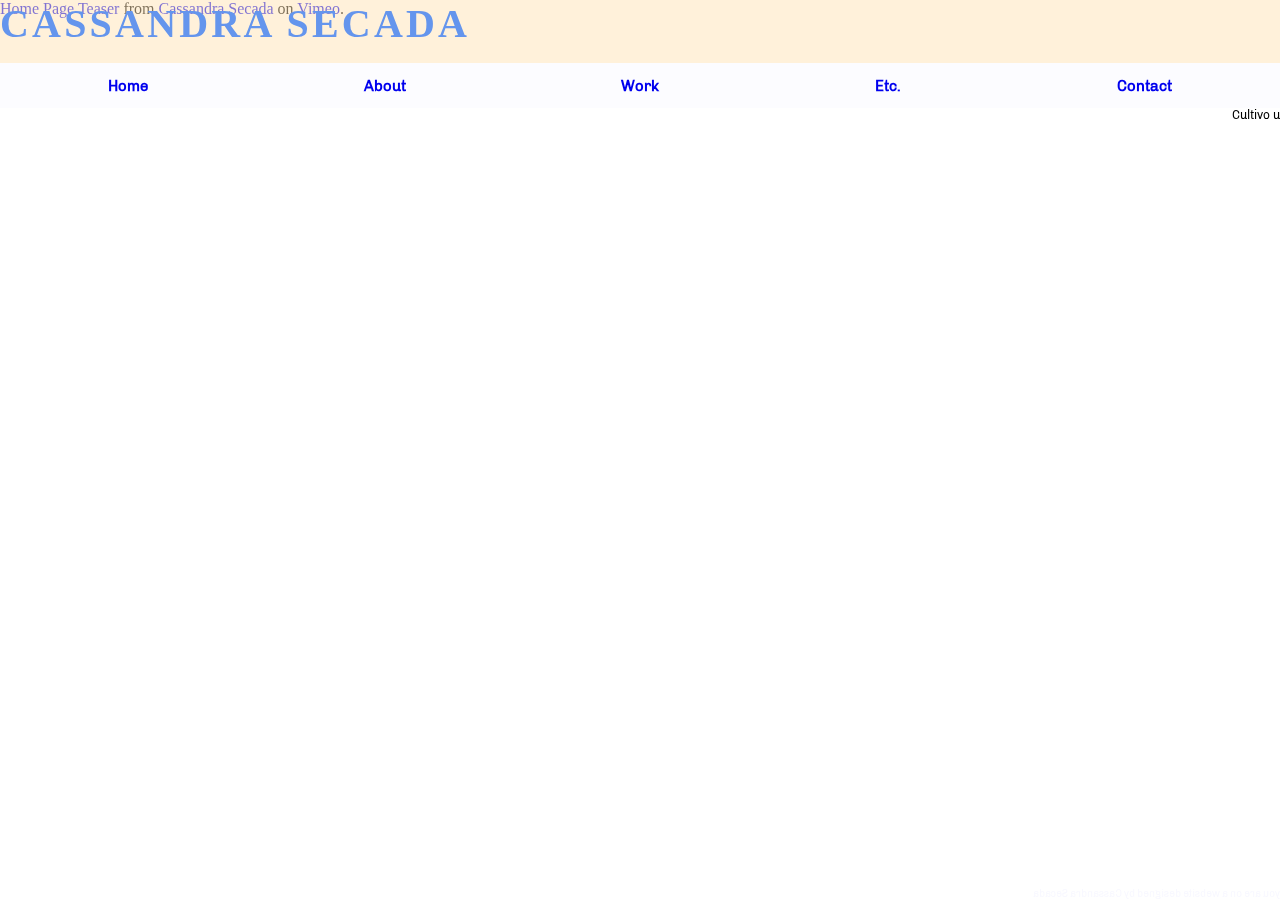
<file: index.html>
<! DOCTYPE html>
<html lang="en">
	<head>
		<meta charset="utf-8">
		<meta name="viewport" content="width=device-width, initial-scale=1.0">
		<title>Portfolio Website</title>
		<link rel="preconnect" href="https://fonts.googleapis.com">
<link rel="preconnect" href="https://fonts.gstatic.com" crossorigin>
<link href="https://fonts.googleapis.com/css2?family=Gelasio&family=My+Soul&family=Suranna&display=swap" rel="stylesheet">
		<link href="indexstyle.css" rel="stylesheet">
	</head>
	
	<body>
		<div class="header">
		<h1 class=h1>CASSANDRA SECADA</h1>
		</div>
		
		<nav>
			<ul class="nav__links">
				<li>
					<a href="index.html" class="index.html"><h2>Home</h2></a>
				</li>
				<li>
					<a href="About.html" class="index.html"><h2>About</h2></a>
				</li>
				<li>
					<a href="Work.html" class="index.html"><h2>Work</h2></a>
				</li>
				<li>
					<a href="Personal.html" class="index.html"><h2>Etc.</h2></a>
				</li>
				<li>
					<a href="Contact.html" class="index.html"><h2>Contact</h2></a>
				</li>
			</ul>
		</nav>

	<div class="banner">
	<marquee>Cultivo una rosa blanca
en junio como enero
para el amigo sincero
que me da su mano franca.
Y para el cruel que me arranca
el corazón con que vivo,
cardo ni ortiga cultivo;
cultivo la rosa blanca. - José Martí</marquee>
</div>

<div class="signature">
	<p>you are on a website designed by Cassandra Secada</p>
</div>

<div class="stamp">
	<p>clip from "Double Yolk", short film by Cassandra Secada, 2021</p>
</div>

<div class="vimeo-wrapper">
	<iframe src="https://player.vimeo.com/video/707434061?h=de96ce25a6&autoplay=1&loop=1&title=0&byline=0&portrait=0" width="640" height="360" frameborder="0" allow="autoplay; fullscreen; picture-in-picture" allowfullscreen></iframe>
<p><a href="https://vimeo.com/707434061">Home Page Teaser</a> from <a href="https://vimeo.com/user48306962">Cassandra Secada</a> on <a href="https://vimeo.com">Vimeo</a>.</p>
</div>
</body>
</html>
</file>
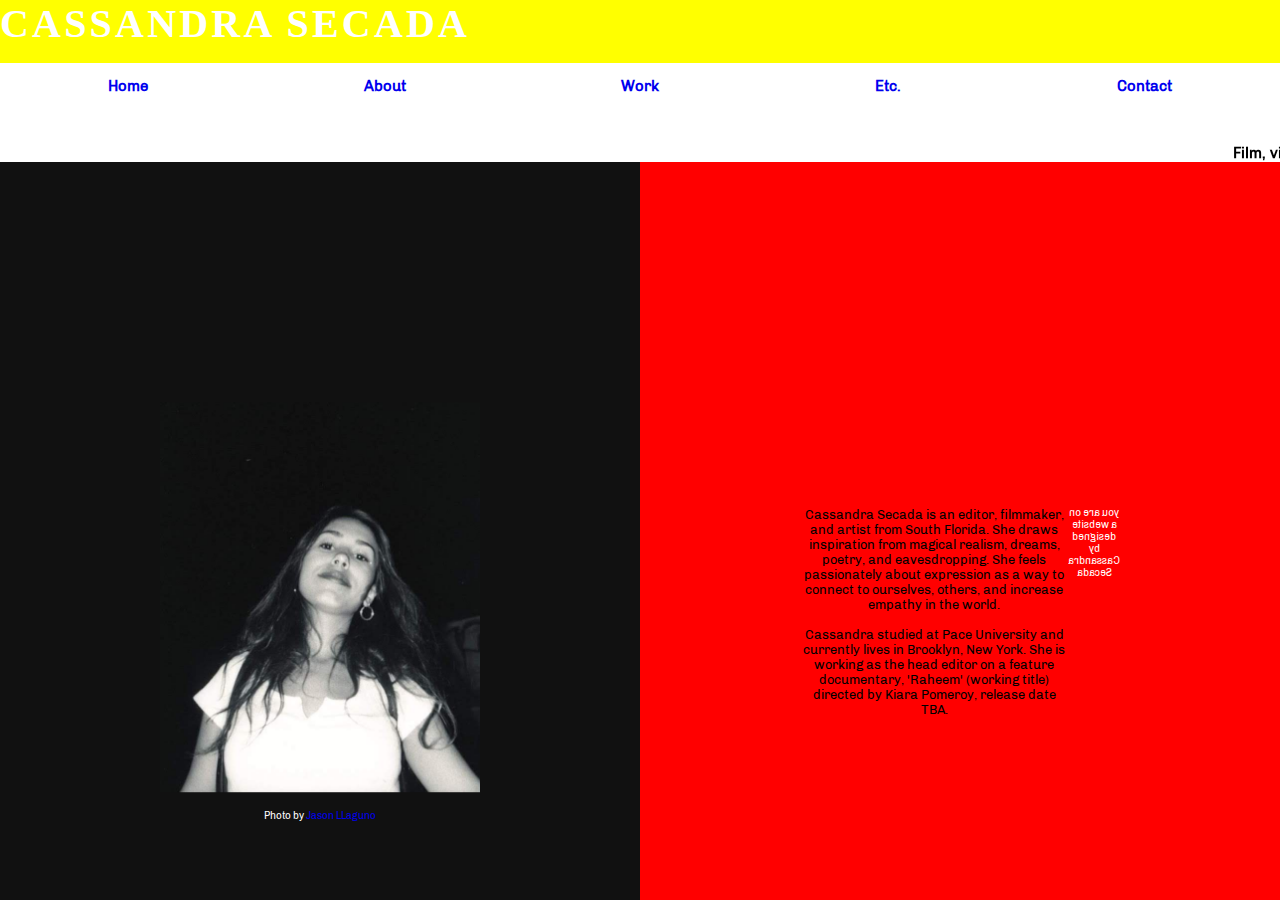
<file: About.html>
<! DOCTYPE html>
<html lang="en">
	
	<head>
		<meta charset="utf-8">
		<Meta name="viewport" content="width=device-width, initial-scale=1.0">
		<title>Portfolio Website</title>
		<link href="aboutstyle.css" rel="stylesheet" type="text/css">
	</head>
	
	<body>
		<div class="header">
		<h1 class=h1>CASSANDRA SECADA</h1>
		</div>
		<nav>
			<ul class="nav__links">
				<li>
					<a href="index.html" class="index.html"><h2>Home</h2></a>
				</li>
				<li>
					<a href="About.html" class="index.html"><h2>About</h2></a>
				</li>
				<li>
					<a href="Work.html" class="index.html"><h2>Work</h2></a>
				</li>
				<li>
					<a href="Personal.html" class="index.html"><h2>Etc.</h2></a>
				</li>
				<li>
					<a href="Contact.html" class="index.html"><h2>Contact</h2></a>
				</li>
			</ul>
		</nav>

		<br>

<br>

<div class="banner">
	<div class="h2">
		<marquee><h2>Film, video, expression.</h2></marquee>
	</div>
</div>

<div class="split left">
  <div class="centered">
  	<img class=image src="attachments/img031.jpg" height="784" width="644"><br><br>
  	 <style>
        img:hover{
            transform: scaleX(-1);
        }
    </style>
    <p class="annotate">Photo by <a href="https://www.instagram.com/jasonlovespugs/?hl=en" target="_blank">Jason LLaguno</a></p>
  </div>
</div>

<div class="split right">
  <div class="centered">
<div class="aboutexplain">
		<p>Cassandra Secada is an editor, filmmaker, and artist from South Florida. She draws inspiration from magical realism, dreams, poetry, and eavesdropping. She feels passionately about expression as a way to connect to ourselves, others, and increase empathy in the world. <br><br> Cassandra studied at Pace University and currently lives in Brooklyn, New York. She is working as the head editor on a feature documentary, 'Raheem' (working title) directed by Kiara Pomeroy, release date TBA.
			<div class="signature">
	<p>you are on a website designed by Cassandra Secada</p>
	</div>

	</div>
</div>
</div>


</body>
</html>
</file>
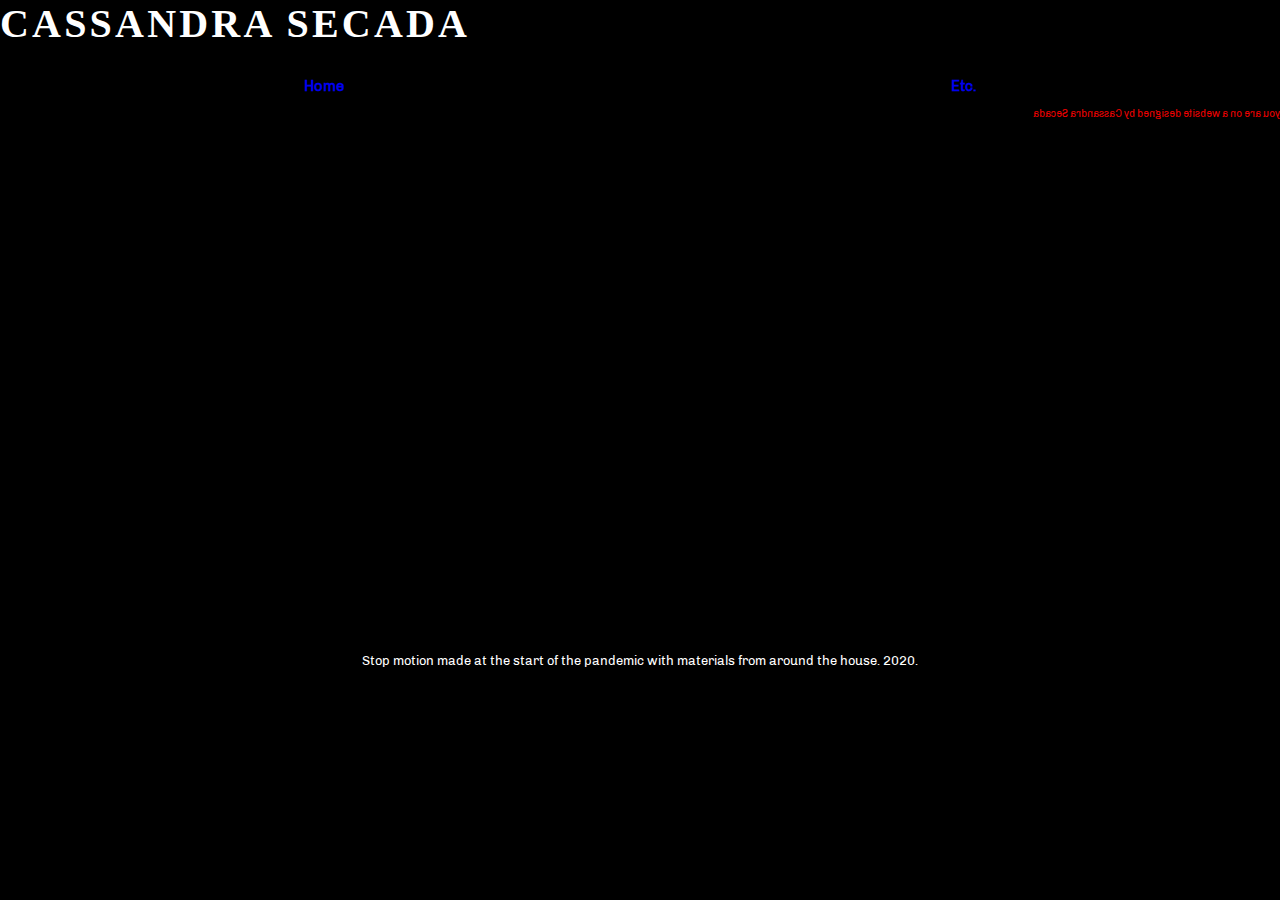
<file: movement.html>
<! DOCTYPE html>
<html lang="en">
	<head>
		<meta charset="utf-8">
		<Meta name="viewport" content="width=device-width, initial-scale=1.0">
		<title>Portfolio Website</title>
		<link href="movementstyle.css" rel="stylesheet" type="text/css">
	</head>
	
	<body>
		<div class="header">
		<h1 class=h1>CASSANDRA SECADA</h1>
		</div>
		
	<nav>
			<ul class="nav__links">
				<li>
					<a href="index.html" class="index.html"><h2>Home</h2></a>
				</li>
				<li>
					<a href="Personal.html" class="index.html"><h2>Etc.</h2></a>
				</li>
			</ul>
		</nav>

<div class="signature">
	<p>you are on a website designed by Cassandra Secada</p>
</div>
<center>
	<iframe width="760" height="515" src="https://www.youtube.com/embed/Jxs8jiPYH8I?start=1" title="YouTube video player" frameborder="0" allow="accelerometer; autoplay; clipboard-write; encrypted-media; gyroscope; picture-in-picture" allowfullscreen></iframe><br><br>
	<p class="ptag"> Stop motion made at the start of the pandemic with materials from around the house. 2020.</p><br>
</center>
</body>
</Meta>
</html>
</file>
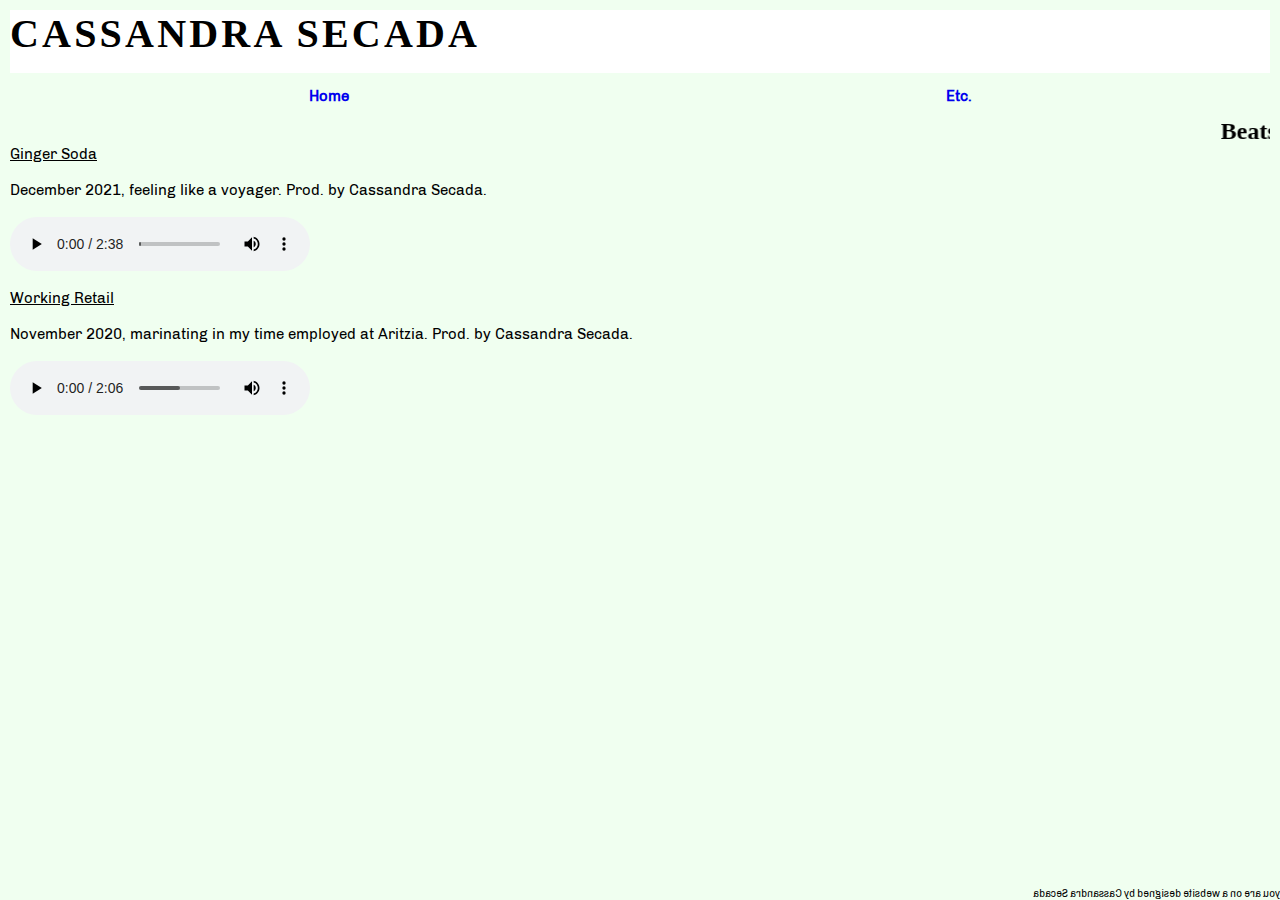
<file: mp3.html>
<! DOCTYPE html>
<html lang="en">
	<head>
		<meta charset="utf-8">
		<Meta name="viewport" content="width=device-width, initial-scale=1.0">
		<title>Portfolio Website</title>
		<link href="mp3style.css" rel="stylesheet" type="text/css">
	</head>
	
	<body>
		<div class="header">
		<h1 class=h1>CASSANDRA SECADA</h1>
		</div>
		
	<nav>
		<ul class="nav__links">
				<li>
					<a href="index.html" class="index.html"><h2>Home</h2></a>
				</li>
				<li>
					<a href="Personal.html" class="index.html"><h2>Etc.</h2></a>
				</li>
			</ul>
		</nav>

	<marquee behavior="scroll" direction="left"><h2>Beats and Bobs</h2></marquee>
	<figure>
    <figcaption class="titlesong"><u>Ginger Soda</u></figcaption><br>
     <p class="titlesong">December 2021, feeling like a voyager. Prod. by Cassandra Secada.</p><br>
    <audio
        controls
        src="attachments/gingersoda.mp3"><
            Your browser does not support the
            <code>audio</code> element.
    </audio>
	</figure><br>

	<figure>
    <figcaption class="titlesong"><u>Working Retail</u><br></figcaption><br>
     <p class="titlesong">November 2020, marinating in my time employed at Aritzia. Prod. by Cassandra Secada.</p><br>
    <audio
        controls
        src="attachments/workingretail.mp3">
    </audio>
	</figure><br>

	<div class="signature">
	<p>you are on a website designed by Cassandra Secada</p>
</div>
		</body>
</html>
</file>
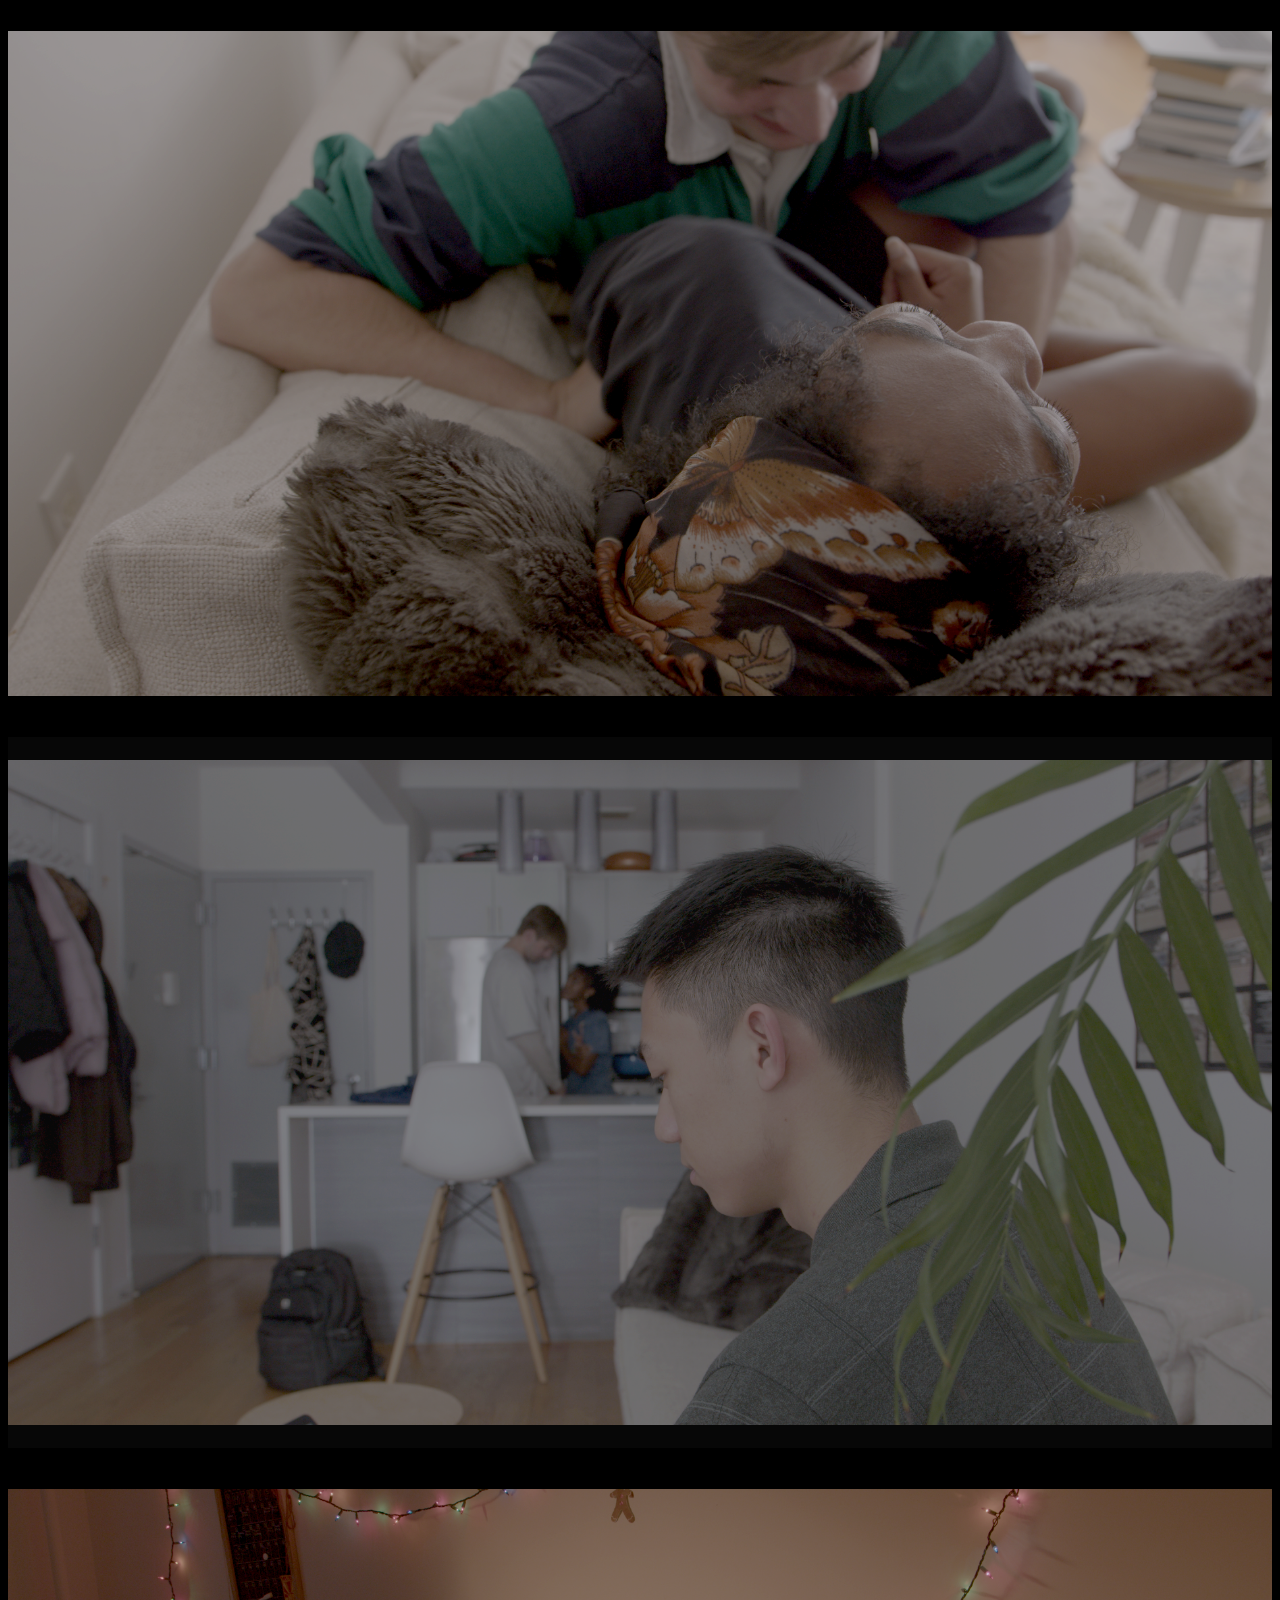
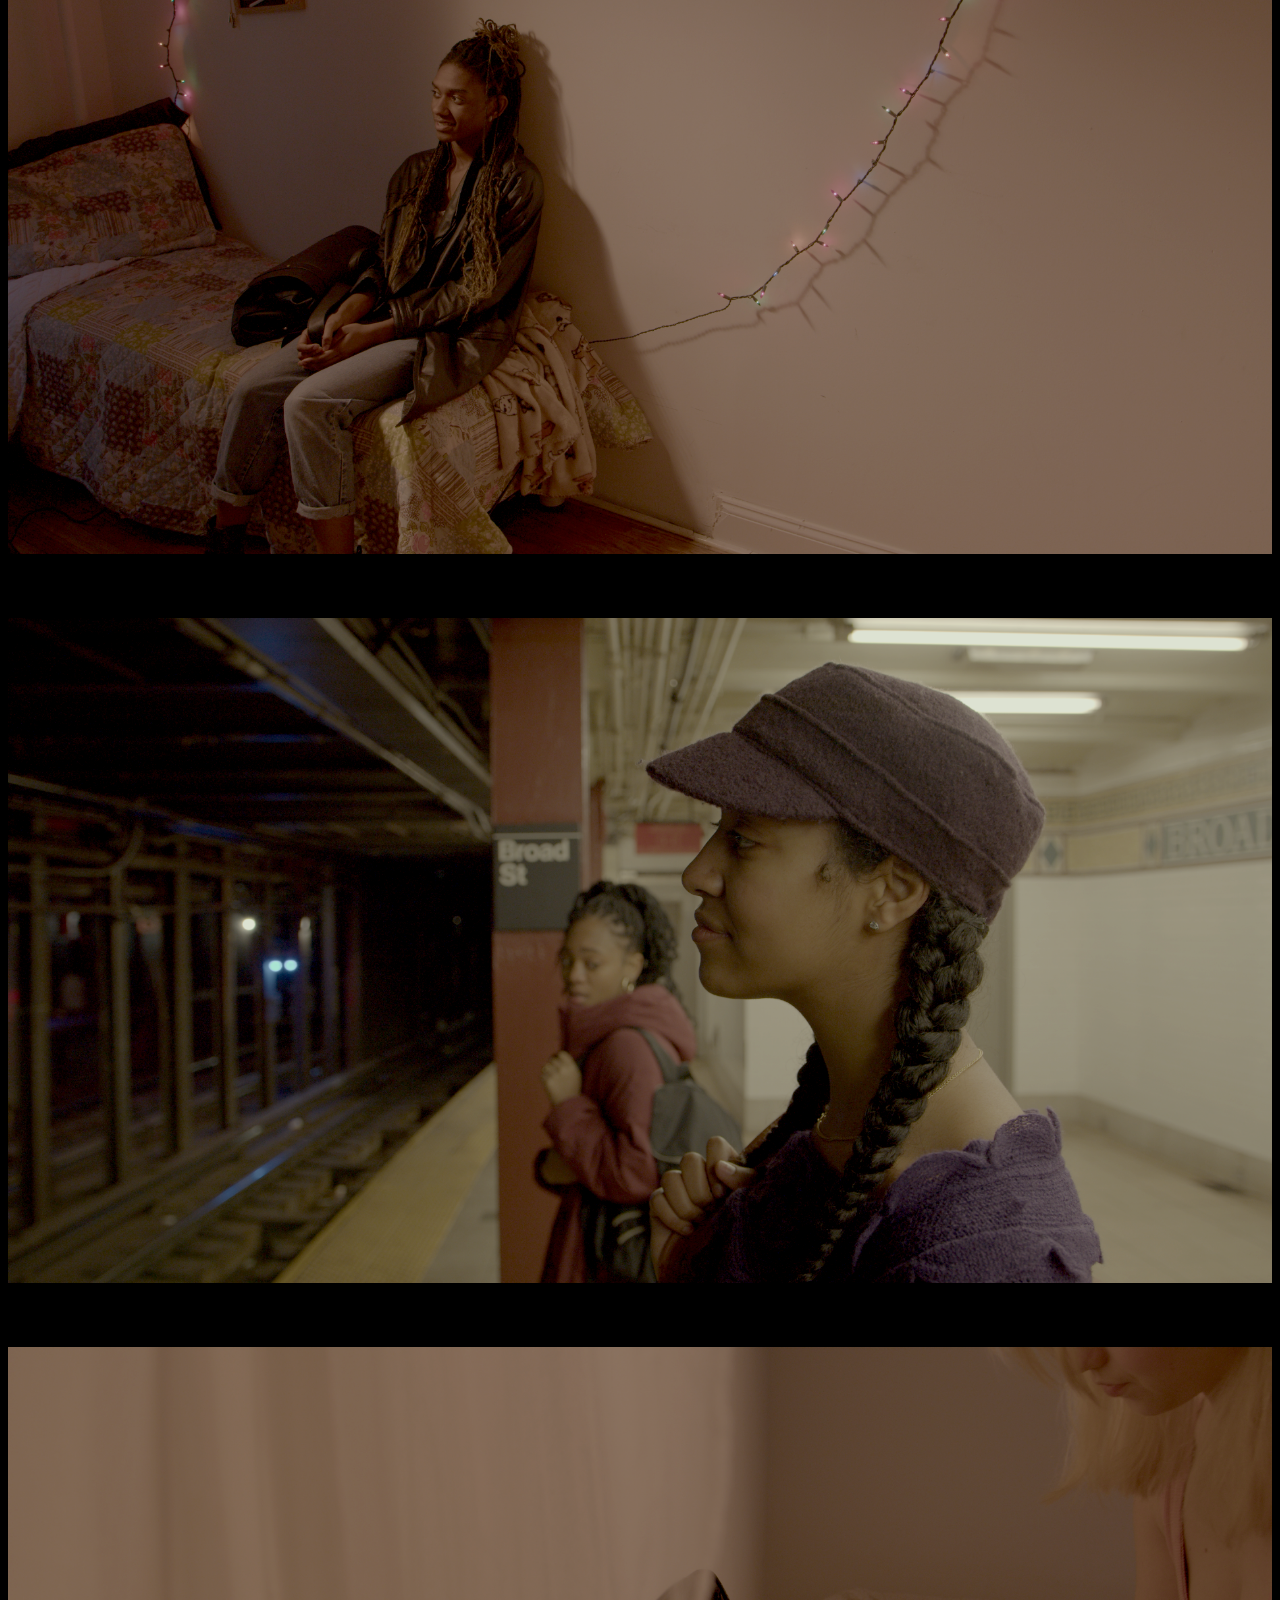
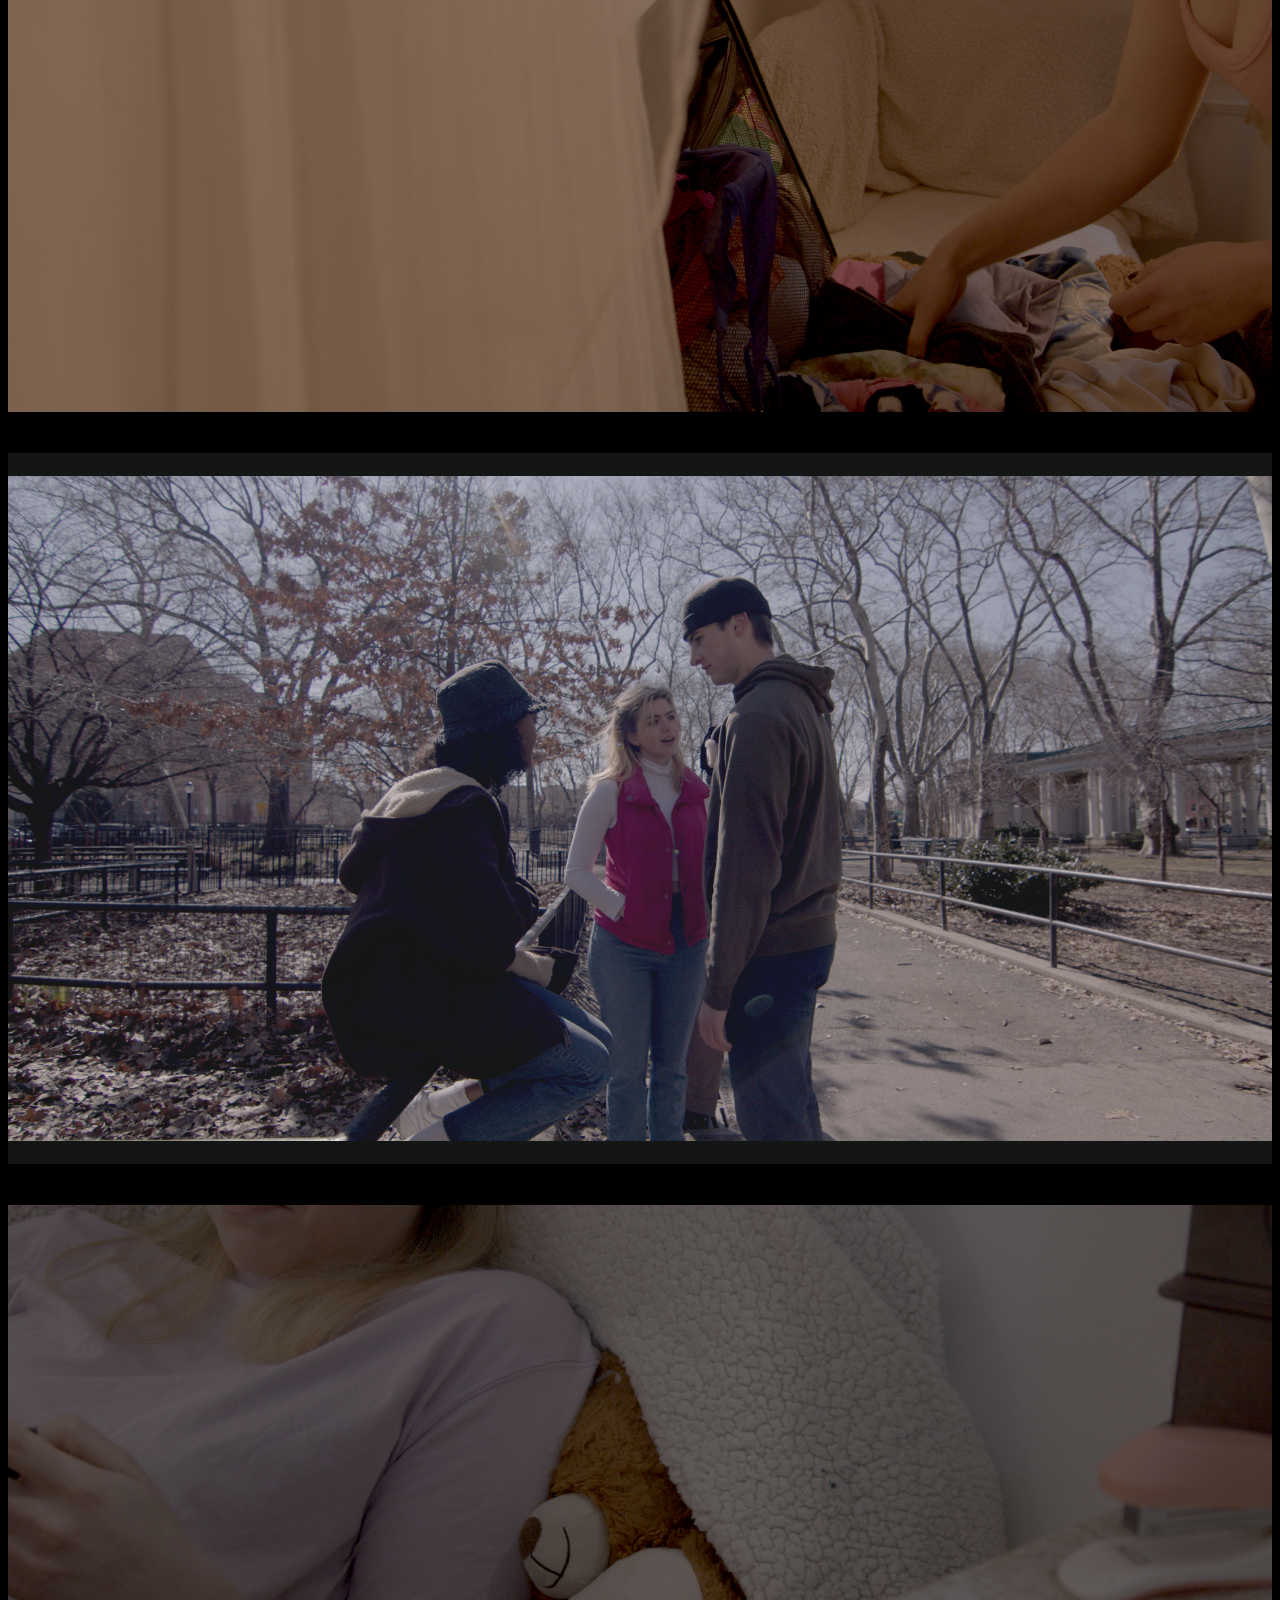
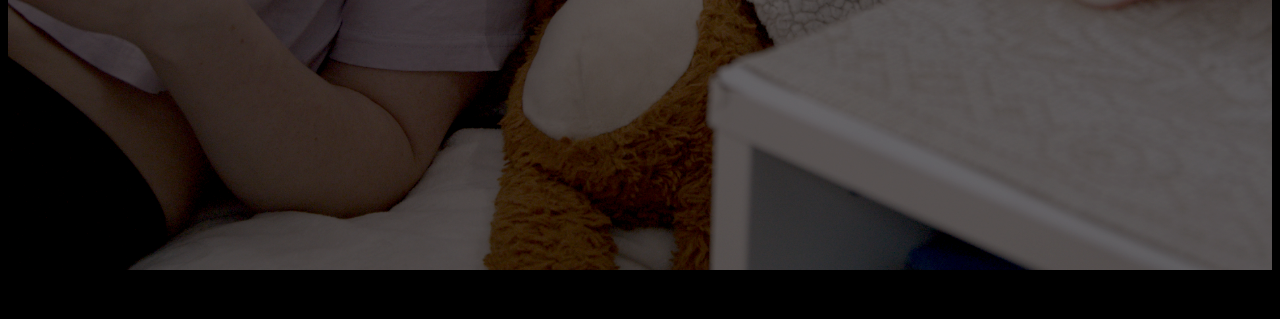
<file: oolstills.html>
<! DOCTYPE html>
<html lang="en">
	<head>
		<meta charset="utf-8">
		<Meta name="viewport" content="width=device-width, initial-scale=1.0">
		<title>Portfolio Website</title>
		<link href="oolstills.css" rel="stylesheet" type="text/css">
		<style>
img {
  display: block;
  margin-left: auto;
  margin-right: auto;
}
</style>
	</head>
	
	<body>
		<div id="img">
		<img src="attachments/OOL screencap 10.png" class="center" width="1000" height="560"><br>    
		<img src="attachments/OOL screencap 1.png" class="center" width="1000" height="560"><br>
		<img src="attachments/OOL screencap 3.png"  class="center" width="1000" height="560"><br>
		<img src="attachments/OOL screencap 8.png" class="center" width="1000" height="560"><br>
		<img src="attachments/OOL screencap 4.png" class="center" width="1000" height="560"><br>
		<img src="attachments/OOL screencap 5.png" class="center" width="1000" height="560"><b
		<img src="attachments/OOL screencap 7.png" class="center" width="1000" height="560"><br>
		<img src="attachments/OOL screencap 9.png" class="center" width="1000" height="560"><br>
	</div>
	
</body>
</Meta>
</head>
</html>
</file>
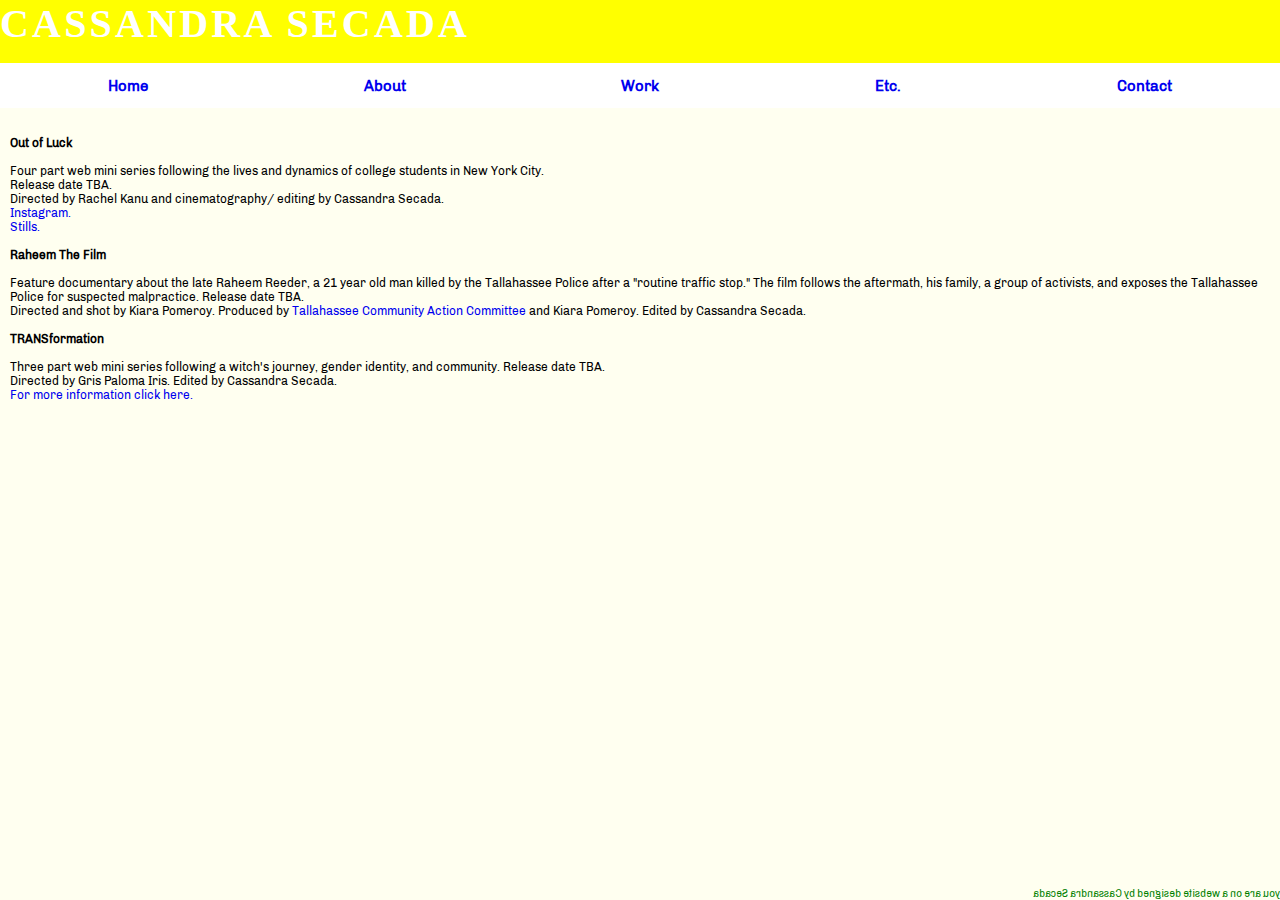
<file: Work.html>
<! DOCTYPE html>
<html lang="en">
	<head>
		<meta charset="utf-8">
		<Meta name="viewport" content="width=device-width, initial-scale=1.0">
		<title>Portfolio Website</title>
		<link href="workstyle.css" rel="stylesheet" type="text/css">
	</head>
	
	<body>
		<div class="header">
		<h1 class=h1>CASSANDRA SECADA</h1>
		</div>
		<nav>
			<ul class="nav__links">
				<li>
					<a href="index.html" class="index.html"><h2>Home</h2></a>
				</li>
				<li>
					<a href="About.html" class="index.html"><h2>About</h2></a>
				</li>
				<li>
					<a href="Work.html" class="index.html"><h2>Work</h2></a>
				</li>
				<li>
					<a href="Personal.html" class="index.html"><h2>Etc.</h2></a>
				</li>
				<li>
					<a href="Contact.html" class="index.html"><h2>Contact</h2></a>
				</li>
			</ul>
		</nav>

		<br>

	<p class="container"><b>Out of Luck</b><br><br>

	 Four part web mini series following the lives and dynamics of college students in New York City.<br>
	 Release date TBA. <br> Directed by Rachel Kanu and cinematography/ editing by Cassandra Secada.<br>
	<a href="https://www.instagram.com/outofluckseries/?hl=en"target="_blank">Instagram.</a><br><a href="oolstills.html" class="index.html" target="_blank">Stills.</a><br><br>
	
	<b>Raheem The Film</b><br><br>

		Feature documentary about the late Raheem Reeder, a 21 year old man killed by the Tallahassee Police after a "routine traffic stop." The film follows the aftermath, his family, a group of activists, and exposes the Tallahassee Police for suspected malpractice. Release date TBA.<br>
	 Directed and shot by Kiara Pomeroy. Produced by <a href="https://www.tallycac.com/home" target="_blank">Tallahassee Community Action Committee</a> and Kiara Pomeroy. Edited by Cassandra Secada.<br><br>
	
	<b>TRANSformation</b><br><br>
		Three part web mini series following a witch's journey, gender identity, and community. Release date TBA. <br>
		Directed by Gris Paloma Iris. Edited by Cassandra Secada.<br>
		<a href="https://www.instagram.com/transformationtheshow/?hl=en" target="_blank">For more information click here.</a>
		</p>

	<div class="signature">
	<p>you are on a website designed by Cassandra Secada</p>
</div>
</body>
</Meta>
</head>
</html>
</file>
<file: indexstyle.css>
.vimeo-wrapper {
   position: fixed;
   top: 0;
   left: 0;
   width: 100%;
   height: 100%;
   z-index: -1;
   pointer-events: none;
   overflow: hidden;
}
.vimeo-wrapper iframe {
   width: 100vw;
   height: 56.25vw; /* Given a 16:9 aspect ratio, 9/16*100 = 56.25 */
   min-height: 100vh;
   min-width: 177.77vh; /* Given a 16:9 aspect ratio, 16/9*100 = 177.77 */
   position: absolute;
   top: 50%;
   left: 50%;
   transform: translate(-50%, -50%);
}

a:visited { 
 text-decoration: none; 
 color: #e9967a; 
}

@font-face{
   src: url(fonts/DMSans-Medium.ttf);
   font-family: dmsansmed;
}

@font-face{
   src: url(fonts/SpaceGrotesk[wght].ttf);
   font-family: spacegrotesk;
}

@font-face{
   src: url(fonts/Chivo-Regular.ttf);
   font-family: chivo-regular;
}

@font-face{
   src: url(fonts/Chivo-Light.ttf);
   font-family: chivo-light;
}

@font-face{
   src: url(fonts/Cormorant-SemiBold.ttf);
   font-family: comorant-semibold;
}

*{
   box-sizing: border-box;
   margin: 0;
   padding: 0;
}


h1{
   font-family: dmsansmid;
   color: #6495ed;
   display: flex;
   width: 100%;
   font-size: 40px;
   text-align: left;
   min-height: 7vh;
   background-color: #ffe4b5;
   background-color: rgba(255,228,181,0.5);
   letter-spacing: .2rem;
}

nav{
   display: flex;
   justify-content: space-around;
   align-items: center;
   min-height: 5vh;
   background-color: #fff8dc;
   font-family: chivo-regular;
   font-size: 10px;
   color: #f8f8ff;
   background-color: rgba(248,248,255, 0.4);
}

.nav__links{
   display: flex;
   justify-content: space-around;
   width: 100%;
   list-style-type: none;
}

a:link { text-decoration: none; }


a:visited { text-decoration: none; }


a:hover {color:#ff00ff;
}

a:active { text-decoration: none; }

.banner{
   font-family: chivo-regular;
   font-size: 12px;
}

.signature{
   transform: scale(-1, 1);
   -moz-transform: scale(-1, 1);
   -webkit-transform: scale(-1, 1);
   -o-transform: scale(-1, 1);
   -ms-transform: scale(-1, 1);
   transform: scale(-1, 1);
   font-family: chivo-regular;
   font-size: 10px;
   position:absolute;
   bottom:0;
   right:0;
   color:#f8f8ff;
}

.stamp{
   font-family: chivo-regular;
   font-size: 10px;
position: absolute;
bottom:0;
left:0;
color:#FFFFFF;
}
</file>
<file: aboutstyle.css>
<body> {
   position: fixed;
   top: 0;
   left: 0;
   width: 100%;
   height: 100%;
   z-index: -1;
   pointer-events: none;
   overflow: hidden;
}
<body> iframe {
   width: 100vw;
   height: 56.25vw; /* Given a 16:9 aspect ratio, 9/16*100 = 56.25 */
   min-height: 100vh;
   min-width: 177.77vh; /* Given a 16:9 aspect ratio, 16/9*100 = 177.77 */
   position: absolute;
   top: 50%;
   left: 50%;
   transform: translate(-50%, -50%);
}
a:visited { 
 text-decoration: none; 
 color: #ff00ff; 
}

@font-face{
   src: url(fonts/DMSans-Medium.ttf);
   font-family: dmsansmed;
}

@font-face{
   src: url(fonts/SpaceGrotesk[wght].ttf);
   font-family: spacegrotesk;
}

@font-face{
   src: url(fonts/Chivo-Regular.ttf);
   font-family: chivo-regular;
}

@font-face{
   src: url(fonts/Chivo-Light.ttf);
   font-family: chivo-light;
}

@font-face{
   src: url(fonts/Cormorant-SemiBold.ttf);
   font-family: comorant-semibold;
}

*{
   box-sizing: border-box;
   margin: 0;
   padding: 0;
}

h1{
   font-family: dmsansmid;
   color:#FFFFFF;
   display: flex;
   width: 100%;
   font-size: 40px;
   text-align: left;
   min-height: 7vh;
   background-color: #FFFF00;
   letter-spacing: .2rem;
}

nav{
   display: flex;
   justify-content: space-around;
   align-items: center;
   min-height: 5vh;
   font-family: chivo-regular;
   font-size: 10px;
}

.nav__links{
   display: flex;
   justify-content: space-around;
   width: 100%;
   list-style-type: none;
}

a:link { text-decoration: none; }


a:visited { text-decoration: none; }


a:hover {color:#FFFFFF;
}

a:active { text-decoration: none; }

.signature{
   transform: scale(-1, 1);
   -moz-transform: scale(-1, 1);
   -webkit-transform: scale(-1, 1);
   -o-transform: scale(-1, 1);
   -ms-transform: scale(-1, 1);
   transform: scale(-1, 1);
   font-family: chivo-regular;
   font-size: 10px;
   bottom:0;
   right:0;
   color:#FFFFFF;
}

body {
background-color:#FFFFFF;
}

.h2{
   font-family: chivo-regular;
   color: #000000;
   display: flex;
   width: 100%;
   font-size: 10px;
   justify-content: space-around;
   text-align: center;
}

.aboutexplain {
   justify-content: space-around;
   font-family: chivo-regular;
   color: #000000;
   display: flex;
   width: 100%;
   font-size: 13px;
}

.split {
  height: 100%;
  width: 50%;
  position: fixed;
  z-index: 1;
  top: flex;
}

.left {
  left: 0;
  background-color: #111;
}

.right {
  right: 0;
  background-color: red;
}

.centered {
  position: absolute;
  top: 50%;
  left: 50%;
  transform: translate(-50%, -50%);
  text-align: center;
}

.image {
    max-width: 100%;
    height: auto;
    width: auto\9; /* ie8 */
}

.banner{
   font-family: chivo-regular;
   font-size: 12px;
}

.annotate{ 
  font-family: chivo-regular;
   font-size: 10px;
   color:#FFFFFF;
}
</file>
<file: movementstyle.css>
a:visited { 
 text-decoration: none; 
 color: #ff00ff; 
}

@font-face{
   src: url(fonts/DMSans-Medium.ttf);
   font-family: dmsansmed;
}

@font-face{
   src: url(fonts/SpaceGrotesk[wght].ttf);
   font-family: spacegrotesk;
}

@font-face{
   src: url(fonts/Chivo-Regular.ttf);
   font-family: chivo-regular;
}

@font-face{
   src: url(fonts/Chivo-Light.ttf);
   font-family: chivo-light;
}

@font-face{
   src: url(fonts/Cormorant-SemiBold.ttf);
   font-family: comorant-semibold;
}

*{
   box-sizing: border-box;
   margin: 0;
   padding: 0;
}


h1{
   font-family: dmsansmid;
   color:#FFFFFF;
   display: flex;
   width: 100%;
   font-size: 40px;
   text-align: left;
   min-height: 7vh;
   letter-spacing: .2rem;
}

nav{
   display: flex;
   justify-content: space-around;
   align-items: center;
   min-height: 5vh;
   font-family: chivo-regular;
   font-size: 10px;
   color: #FFFFFF;
}

.nav__links{
   display: flex;
   justify-content: space-around;
   width: 100%;
   list-style-type: none;
}

a:link { text-decoration: none; }


a:visited { text-decoration: none; }


a:hover {color:#ff00ff;
}

a:active { text-decoration: none; }

.banner{
   font-family: chivo-regular;
   font-size: 12px;
}

.signature{
   transform: scale(-1, 1);
   -moz-transform: scale(-1, 1);
   -webkit-transform: scale(-1, 1);
   -o-transform: scale(-1, 1);
   -ms-transform: scale(-1, 1);
   transform: scale(-1, 1);
   font-family: chivo-regular;
   font-size: 10px;
   bottom:0;
   right:0;
   color:#f20000 }

.nav__personal{
   display: flex;
   justify-content: space-around;
   align-items: center;
   min-height: 5vh;
   font-family: chivo-regular;
   font-size: 10px;
   color: #f8f8ff;
}

a:link { text-decoration: none; }


a:visited { text-decoration: none; }


a:hover {color:#fff8dc;
}

a:active { text-decoration: none; }

body {background-color: black;}

body {
   margin: 0;
}

.ptag {
  font-family: chivo-regular;
   color: #FFFFFF;
   width: 100%;
   font-size: 13px;
}
</file>
<file: mp3style.css>
a:visited { 
 text-decoration: none; 
 color: #ff00ff; 
}

@font-face{
   src: url(fonts/DMSans-Medium.ttf);
   font-family: dmsansmed;
}

@font-face{
   src: url(fonts/SpaceGrotesk[wght].ttf);
   font-family: spacegrotesk;
}

@font-face{
   src: url(fonts/Chivo-Regular.ttf);
   font-family: chivo-regular;
}

@font-face{
   src: url(fonts/Chivo-Light.ttf);
   font-family: chivo-light;
}

@font-face{
   src: url(fonts/Cormorant-SemiBold.ttf);
   font-family: comorant-semibold;
}

*{
   box-sizing: border-box;
   margin: 0;
   padding: 0;
}


h1{
   font-family: dmsansmid;
   color:#00000;
   display: flex;
   width: 100%;
   font-size: 40px;
   text-align: left;
   min-height: 7vh;
   letter-spacing: .2rem;
   background-color:#FFFFFF;
}

nav{
   display: flex;
   justify-content: space-around;
   align-items: center;
   min-height: 5vh;
   font-family: chivo-regular;
   font-size: 10px;
   color: #f8f8ff;
}

.nav__links{
   display: flex;
   justify-content: space-around;
   width: 100%;
   list-style-type: none;
}

a:link { text-decoration: none; }


a:visited { text-decoration: none; }


a:hover {color:#ff00ff;
}

a:active { text-decoration: none; }

.banner{
   font-family: chivo-regular;
   font-size: 12px;
}

.signature{
   transform: scale(-1, 1);
   -moz-transform: scale(-1, 1);
   -webkit-transform: scale(-1, 1);
   -o-transform: scale(-1, 1);
   -ms-transform: scale(-1, 1);
   transform: scale(-1, 1);
   font-family: chivo-regular;
   font-size: 10px;
   position:absolute;
   bottom:0;
   right:0;
   color:#00000;
}

.nav__personal{
   display: flex;
   justify-content: space-around;
   align-items: center;
   min-height: 5vh;
   font-family: chivo-regular;
   font-size: 10px;
   color: #f8f8ff;
}

nav ul {
  list-style-type: none;
}

a:link { text-decoration: none; }


a:visited { text-decoration: none; }


a:hover {color:#fff8dc;
}

a:active { text-decoration: none; }


body {
   margin: 10px;
   background-color: #f0fff0;
}


  font-family: chivo-regular;
   color: #000000;
   display: flex;
   width: 100%;
   font-size: 13px;}

.ptagspecial {
   font-family: chivo-regular;
   color: #000000;
   display: flex;
   width: 60%;
   font-size: 12px;}

.titlesong {font-family: chivo-regular;
   color: #000000;
   display: flex;
   width: 100%;
   font-size: 15px;}
</file>
<file: oolstills.css>
body {background-color: black;}

.center{
	width: 100%;
  height: auto;
}
</file>
<file: workstyle.css>
a:visited { 
 text-decoration: none; 
 color: #ff00ff; 
}

@font-face{
   src: url(fonts/SpaceGrotesk[wght].ttf);
   font-family: spacegrotesk;
}

@font-face{
   src: url(fonts/DMSans-Medium.ttf);
   font-family: dmsansmed;
}

@font-face{
   src: url(fonts/Chivo-Regular.ttf);
   font-family: chivo-regular;
}

@font-face{
   src: url(fonts/Chivo-Light.ttf);
   font-family: chivo-light;
}

@font-face{
   src: url(fonts/Cormorant-SemiBold.ttf);
   font-family: comorant-semibold;
}

@font-face{
   src: url(fonts/MySoul-Regular.ttf);
   font-family: mysoul;
}

*{
   box-sizing: border-box;
   margin: 0;
   padding: 0;
}

h1{
   font-family: dmsansmid;
   color:#FFFFFF;
   display: flex;
   width: 100%;
   font-size: 40px;
   text-align: left;
   min-height: 7vh;
   background-color: #FFFF00;
   letter-spacing: .2rem;
}

nav{
   display: flex;
   justify-content: space-around;
   align-items: center;
   min-height: 5vh;
   font-family: chivo-regular;
   font-size: 10px;
   background-color:#FFFFFF;
}

.nav__links{
   display: flex;
   justify-content: space-around;
   width: 100%;
   list-style-type: none;
}

a:link { text-decoration: none; }


a:visited { text-decoration: none; }


a:hover {color:#FFFFFF;
}

a:active { text-decoration: none; }

body {
background-color:#fffff0;
}

.container {
   font-family: chivo-regular;
   font-size: 12px;
   margin: 10px;
}

.signature{
   transform: scale(-1, 1);
   -moz-transform: scale(-1, 1);
   -webkit-transform: scale(-1, 1);
   -o-transform: scale(-1, 1);
   -ms-transform: scale(-1, 1);
   transform: scale(-1, 1);
   font-family: chivo-regular;
   font-size: 10px;
   position:absolute;
   bottom:0;
   right:0;
   color:#008000;
}
</file>
